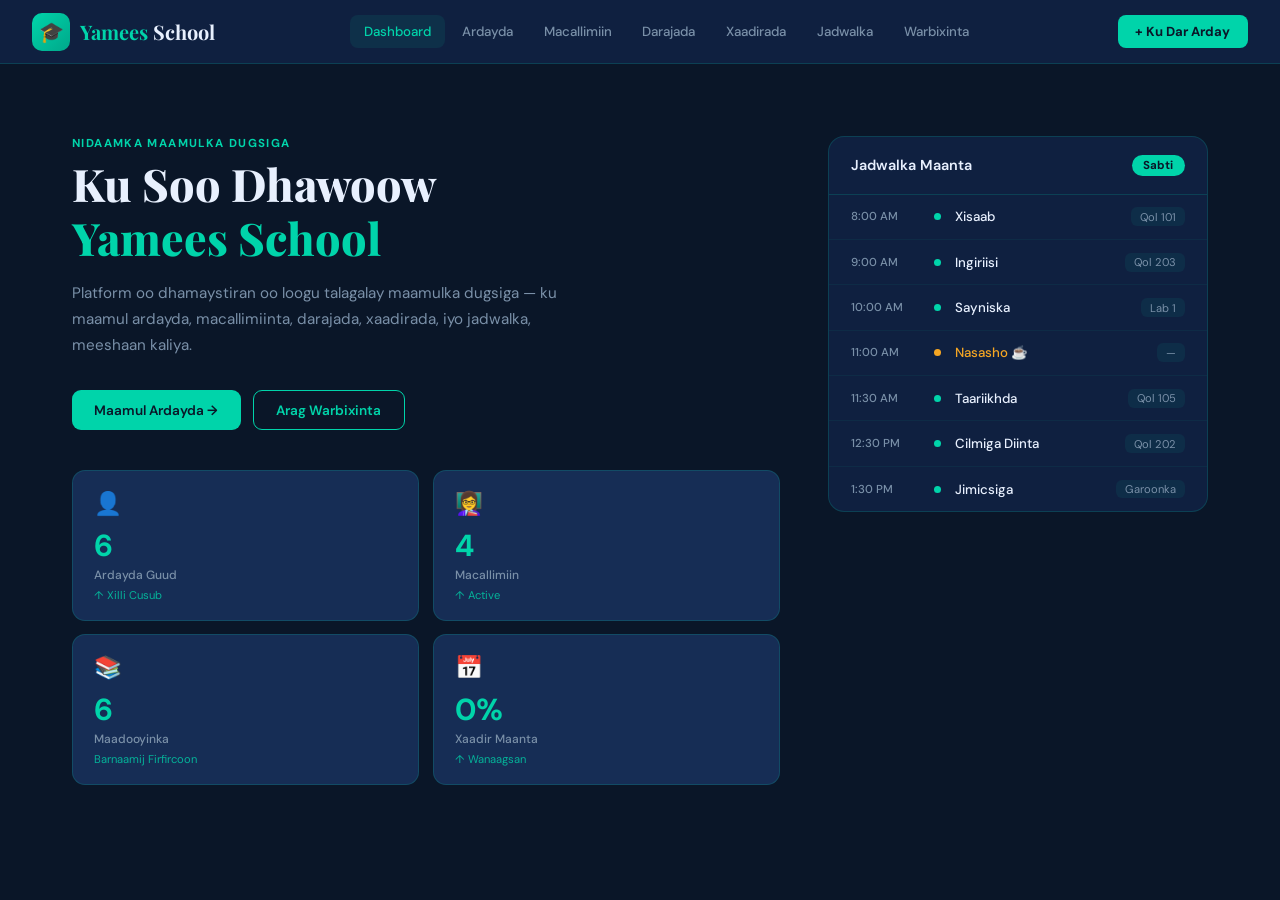
<file: index.html>
<!DOCTYPE html>
<html lang="en">
<head>
<meta charset="UTF-8"/>
<meta name="viewport" content="width=device-width, initial-scale=1.0"/>
<title>Yamees School — Management System</title>
<link href="https://fonts.googleapis.com/css2?family=DM+Sans:wght@300;400;500;600;700&family=Playfair+Display:wght@700;800&display=swap" rel="stylesheet"/>
<link rel="stylesheet" href="style.css">
</head>
<body>
<nav>
  <div class="logo" onclick="showPage('home')">
    <div class="logo-icon">🎓</div>
    <div class="logo-text"><span>Yamees</span> School</div>
  </div>
  <ul class="nav-links">
    <li><a onclick="showPage('home')" id="nav-home" class="active">Dashboard</a></li>
    <li><a onclick="showPage('students')" id="nav-students">Ardayda</a></li>
    <li><a onclick="showPage('teachers')" id="nav-teachers">Macallimiin</a></li>
    <li><a onclick="showPage('grades')" id="nav-grades">Darajada</a></li>
    <li><a onclick="showPage('attendance')" id="nav-attendance">Xaadirada</a></li>
    <li><a onclick="showPage('timetable')" id="nav-timetable">Jadwalka</a></li>
    <li><a onclick="showPage('reports')" id="nav-reports">Warbixinta</a></li>
  </ul>
  <button class="nav-btn" onclick="showPage('students');setTimeout(()=>openStudentModal(),150)">+ Ku Dar Arday</button>
</nav>

<!-- HOME -->
<div class="page active" id="page-home">
  <div class="hero">
    <div>
      <div class="sec-label">Nidaamka Maamulka Dugsiga</div>
      <h1>Ku Soo Dhawoow<br><span class="hl">Yamees School</span></h1>
      <p class="hero-sub">Platform oo dhamaystiran oo loogu talagalay maamulka dugsiga — ku maamul ardayda, macallimiinta, darajada, xaadirada, iyo jadwalka, meeshaan kaliya.</p>
      <div class="hero-btns">
        <button class="btn btn-primary" onclick="showPage('students')">Maamul Ardayda →</button>
        <button class="btn btn-outline" onclick="showPage('reports')">Arag Warbixinta</button>
      </div>
      <div class="kpi-grid">
        <div class="kpi"><div class="kpi-icon">👤</div><div class="kpi-val" id="kpi-students">0</div><div class="kpi-label">Ardayda Guud</div><div class="kpi-trend">↑ Xilli Cusub</div></div>
        <div class="kpi"><div class="kpi-icon">👩‍🏫</div><div class="kpi-val" id="kpi-teachers">0</div><div class="kpi-label">Macallimiin</div><div class="kpi-trend">↑ Active</div></div>
        <div class="kpi"><div class="kpi-icon">📚</div><div class="kpi-val">6</div><div class="kpi-label">Maadooyinka</div><div class="kpi-trend">Barnaamij Firfircoon</div></div>
        <div class="kpi"><div class="kpi-icon">📅</div><div class="kpi-val" id="kpi-att">—</div><div class="kpi-label">Xaadir Maanta</div><div class="kpi-trend">↑ Wanaagsan</div></div>
      </div>
    </div>
    <div class="sch-card">
      <div class="sch-head"><h3 style="margin:0;font-size:.9rem">Jadwalka Maanta</h3><span class="sch-badge" id="today-label">Isniin</span></div>
      <div class="sch-row"><span class="sch-time">8:00 AM</span><div class="sch-dot"></div><span class="sch-subj">Xisaab</span><span class="sch-room">Qol 101</span></div>
      <div class="sch-row"><span class="sch-time">9:00 AM</span><div class="sch-dot"></div><span class="sch-subj">Ingiriisi</span><span class="sch-room">Qol 203</span></div>
      <div class="sch-row"><span class="sch-time">10:00 AM</span><div class="sch-dot"></div><span class="sch-subj">Sayniska</span><span class="sch-room">Lab 1</span></div>
      <div class="sch-row"><span class="sch-time">11:00 AM</span><div class="sch-dot" style="background:var(--gold)"></div><span class="sch-subj" style="color:var(--gold)">Nasasho ☕</span><span class="sch-room">—</span></div>
      <div class="sch-row"><span class="sch-time">11:30 AM</span><div class="sch-dot"></div><span class="sch-subj">Taariikhda</span><span class="sch-room">Qol 105</span></div>
      <div class="sch-row"><span class="sch-time">12:30 PM</span><div class="sch-dot"></div><span class="sch-subj">Cilmiga Diinta</span><span class="sch-room">Qol 202</span></div>
      <div class="sch-row"><span class="sch-time">1:30 PM</span><div class="sch-dot"></div><span class="sch-subj">Jimicsiga</span><span class="sch-room">Garoonka</span></div>
    </div>
  </div>
</div>

<!-- STUDENTS -->
<div class="page" id="page-students">
  <div class="sec-label">Maamulka</div>
  <h2>Ardayda</h2>
  <p class="page-desc">Ku dar, wax ka beddel, raadi oo maamul ardayda dhan ee diiwaan gashan.</p>
  <div class="toolbar">
    <div class="search-box"><span>🔍</span><input type="text" id="stu-search" placeholder="Raadi magac ama ID..." oninput="renderStudents()"></div>
    <select class="filter" id="stu-filter" onchange="renderStudents()">
      <option value="">Fasalka Dhan</option>
      <option>Grade 9</option><option>Grade 10</option><option>Grade 11</option><option>Grade 12</option>
    </select>
    <button class="btn btn-primary btn-sm" onclick="openStudentModal()">+ Ku Dar Arday</button>
  </div>
  <div class="tbl-wrap">
    <table><thead><tr><th>Arday</th><th>Fasalka</th><th>Jinsiga</th><th>Da'da</th><th>Telefoon</th><th>Xaaladda</th><th>Ficilada</th></tr></thead>
    <tbody id="stu-body"></tbody></table>
  </div>
</div>

<!-- TEACHERS -->
<div class="page" id="page-teachers">
  <div class="sec-label">Shaqaalaha</div>
  <h2>Macallimiin</h2>
  <p class="page-desc">Ku maamul macallimiin, maadooyinkooda iyo xogtoodda xiriirka.</p>
  <div class="toolbar">
    <div class="search-box"><span>🔍</span><input type="text" id="tch-search" placeholder="Raadi macallin..." oninput="renderTeachers()"></div>
    <button class="btn btn-primary btn-sm" onclick="openTeacherModal()">+ Ku Dar Macallin</button>
  </div>
  <div class="teachers-grid" id="tch-grid"></div>
</div>

<!-- GRADES -->
<div class="page" id="page-grades">
  <div class="sec-label">Diiwaanka Waxbarashada</div>
  <h2>Darajada & Natiijada</h2>
  <p class="page-desc">Geli oo la socod natiijada ardayda maadooyinkasta.</p>
  <div class="grades-layout">
    <div class="card">
      <h3>📝 Gelinta Dhibcaha</h3>
      <div style="margin-bottom:1rem"><label class="lbl">Dooro Arday</label><select class="inp" id="grade-student" onchange="renderGradeTable()"></select></div>
      <div class="tbl-wrap"><table class="grade-table"><thead><tr><th>Maadada</th><th>Dhibco /100</th><th>Darajada</th></tr></thead><tbody id="grade-body"></tbody></table></div>
      <button class="btn btn-success" style="margin-top:1rem;width:100%" onclick="saveGrades()">💾 Kaydi Dhibcaha</button>
    </div>
    <div class="card">
      <h3>📊 Natiijadii La Keydiay</h3>
      <div style="margin-bottom:1rem"><label class="lbl">Dooro Arday</label><select class="inp" id="result-student" onchange="renderResultTable()"></select></div>
      <div class="tbl-wrap"><table><thead><tr><th>Maadada</th><th>Dhibco</th><th>Darajada</th></tr></thead><tbody id="result-body"></tbody></table></div>
    </div>
  </div>
</div>

<!-- ATTENDANCE -->
<div class="page" id="page-attendance">
  <div class="sec-label">Xaadirada</div>
  <h2>Xaadir Maanta</h2>
  <p class="page-desc">Ku calaamadee xaadir, maqnaanshaha ama daahsanaanta ardayda maanta.</p>
  <div class="toolbar">
    <select class="filter" id="att-filter" onchange="renderAttendance()">
      <option value="">Fasalka Dhan</option>
      <option>Grade 9</option><option>Grade 10</option><option>Grade 11</option><option>Grade 12</option>
    </select>
    <button class="btn btn-success btn-sm" onclick="saveAttendance()">💾 Kaydi Xaadirada</button>
  </div>
  <div class="att-grid" id="att-grid"></div>
</div>

<!-- TIMETABLE -->
<div class="page" id="page-timetable">
  <div class="sec-label">Jadwalka</div>
  <h2>Jadwalka Usbuuca</h2>
  <p class="page-desc">Jadwalka fadhiga fasalada usbuuca oo dhan.</p>
  <div class="card" style="overflow-x:auto"><table class="tt-table" id="tt-table"></table></div>
</div>

<!-- REPORTS -->
<div class="page" id="page-reports">
  <div class="sec-label">Falanqaynta & Warbixinta</div>
  <h2>Warbixinta Dugsiga</h2>
  <p class="page-desc">Muuqaalka guud ee waxbarashada iyo xogta dugsiga.</p>
  <div class="reports-grid">
    <div class="report-card"><h3>📊 Celceliska Dhibcaha Maadooyinka</h3><div class="bar-chart-wrap" id="rpt-bars"></div></div>
    <div class="report-card"><h3>🏅 Qaybsanaanta Darajooyinka</h3><div class="donut-wrap"><svg id="donut-svg" width="110" height="110" viewBox="0 0 110 110"></svg><div class="donut-legend" id="donut-legend"></div></div></div>
    <div class="report-card"><h3>📅 Xaadirada Fasalka</h3><div id="rpt-att" style="margin-top:.5rem"></div></div>
    <div class="report-card"><h3>⚡ Xog Degdeg</h3><div id="rpt-quick"></div></div>
  </div>
  <div style="margin-top:1.5rem;display:flex;gap:.75rem;flex-wrap:wrap">
    <button class="btn btn-primary" onclick="exportReport()">📥 Soo Deji Warbixinta (JSON)</button>
    <button class="btn btn-outline" onclick="window.print()">🖨️ Daabac</button>
  </div>
</div>

<!-- MODAL: STUDENT -->
<div class="modal-overlay" id="modal-student">
  <div class="modal-box">
    <div class="modal-header">
      <span class="modal-title" id="modal-stu-title">Ku Dar Arday Cusub</span>
      <button class="modal-close" onclick="closeModal('modal-student')">✕</button>
    </div>
    <div class="form-grid">
      <div><label class="lbl">Magaca Buuxa *</label><input class="inp" id="sf-name" placeholder="Faadumo Xasan"></div>
      <div><label class="lbl">ID Ardayga *</label><input class="inp" id="sf-id" placeholder="YS-2025-001"></div>
      <div><label class="lbl">Fasalka</label><select class="inp" id="sf-grade"><option>Grade 9</option><option>Grade 10</option><option>Grade 11</option><option>Grade 12</option></select></div>
      <div><label class="lbl">Jinsiga</label><select class="inp" id="sf-gender"><option>Wiil</option><option>Gabar</option></select></div>
      <div><label class="lbl">Da'da</label><input class="inp" type="number" id="sf-age" placeholder="15" min="10" max="22"></div>
      <div><label class="lbl">Telefoonka Waalida</label><input class="inp" id="sf-phone" placeholder="+252..."></div>
    </div>
    <div class="form-actions">
      <button class="btn btn-outline btn-sm" onclick="closeModal('modal-student')">Jooji</button>
      <button class="btn btn-primary btn-sm" onclick="saveStudent()">Kaydi Arday</button>
    </div>
  </div>
</div>

<!-- MODAL: TEACHER -->
<div class="modal-overlay" id="modal-teacher">
  <div class="modal-box">
    <div class="modal-header">
      <span class="modal-title" id="modal-tch-title">Ku Dar Macallin Cusub</span>
      <button class="modal-close" onclick="closeModal('modal-teacher')">✕</button>
    </div>
    <div class="form-grid">
      <div><label class="lbl">Magaca Buuxa *</label><input class="inp" id="tf-name" placeholder="Axmed Cali"></div>
      <div><label class="lbl">Maadada *</label><select class="inp" id="tf-subject"><option>Xisaab</option><option>Ingiriisi</option><option>Sayniska</option><option>Taariikhda</option><option>Cilmiga Diinta</option><option>Jimicsiga</option><option>ICT</option></select></div>
      <div><label class="lbl">Khibradda</label><input class="inp" id="tf-exp" placeholder="5 sano"></div>
      <div><label class="lbl">Telefoon</label><input class="inp" id="tf-phone" placeholder="+252..."></div>
      <div><label class="lbl">Shahaadada</label><select class="inp" id="tf-qual"><option>B.Ed</option><option>M.Ed</option><option>PhD</option><option>Diploma</option></select></div>
      <div><label class="lbl">Email</label><input class="inp" id="tf-email" placeholder="macallin@yamees.edu"></div>
    </div>
    <div class="form-actions">
      <button class="btn btn-outline btn-sm" onclick="closeModal('modal-teacher')">Jooji</button>
      <button class="btn btn-primary btn-sm" onclick="saveTeacher()">Kaydi Macallin</button>
    </div>
  </div>
</div>

<div id="toast">✅ <span id="toast-msg"></span></div>

<script src="main.js"></script>
</file>
<file: style.css>
*{margin:0;padding:0;box-sizing:border-box}
:root{
  --navy:#0a1628;--navy2:#0f2040;--navy3:#162d55;
  --accent:#00d4aa;--accent2:#00b894;
  --gold:#f5a623;
  --text:#e8f0fe;--muted:#7a90a8;
  --card:#0f2040;--border:rgba(0,212,170,0.18);
  --red:#ff6b6b;--yellow:#f5a623;--green:#00d4aa;
}
body{background:var(--navy);color:var(--text);font-family:'DM Sans',sans-serif;min-height:100vh}

nav{background:var(--navy2);border-bottom:1px solid var(--border);padding:0 2rem;display:flex;align-items:center;justify-content:space-between;height:64px;position:sticky;top:0;z-index:200}

.logo{display:flex;align-items:center;gap:10px;text-decoration:none;cursor:pointer}
.logo-icon{width:38px;height:38px;background:linear-gradient(135deg,var(--accent),#00a88a);border-radius:10px;display:flex;align-items:center;justify-content:center;font-size:20px}
.logo-text{font-family:'Playfair Display',serif;font-size:1.25rem;color:var(--text);font-weight:700}
.logo-text span{color:var(--accent)}
.nav-links{display:flex;list-style:none;gap:2px}
.nav-links a{display:block;padding:.5rem .9rem;color:var(--muted);text-decoration:none;font-size:.83rem;font-weight:500;border-radius:8px;transition:all .2s;cursor:pointer}
.nav-links a:hover,.nav-links a.active{color:var(--accent);background:rgba(0,212,170,.09)}
.nav-right{display:flex;align-items:center;gap:.75rem}
.nav-btn{background:var(--accent);color:var(--navy);border:none;padding:.5rem 1.1rem;border-radius:8px;font-weight:700;font-size:.82rem;cursor:pointer;transition:all .2s;font-family:'DM Sans',sans-serif}
.nav-btn:hover{background:var(--accent2);transform:translateY(-1px)}
.page{display:none;padding:2rem;max-width:1200px;margin:0 auto;animation:fadeIn .3s ease}
.page.active{display:block}


@keyframes fadeIn{from{opacity:0;transform:translateY(8px)}to{opacity:1;transform:translateY(0)}}
h1{font-family:'Playfair Display',serif;font-size:2.8rem;font-weight:800;line-height:1.2;margin-bottom:1rem}
h1 .hl{color:var(--accent)}
h2{font-family:'Playfair Display',serif;font-size:1.9rem;font-weight:700;margin-bottom:.4rem}
h3{font-size:1rem;font-weight:600;margin-bottom:.75rem;color:var(--text)}
.sec-label{font-size:.72rem;font-weight:700;color:var(--accent);letter-spacing:.12em;text-transform:uppercase;margin-bottom:.4rem}


.page-desc{color:var(--muted);font-size:.9rem;margin-bottom:1.75rem;line-height:1.6}
.btn{padding:.65rem 1.4rem;border-radius:9px;font-weight:600;font-size:.85rem;cursor:pointer;border:none;transition:all .2s;display:inline-flex;align-items:center;gap:.4rem;font-family:'DM Sans',sans-serif}
.btn-primary{background:var(--accent);color:var(--navy)}
.btn-primary:hover{background:var(--accent2);transform:translateY(-1px)}
.btn-outline{background:transparent;color:var(--accent);border:1px solid var(--accent)}
.btn-outline:hover{background:rgba(0,212,170,.1)}

.btn-sm{padding:.4rem .9rem;font-size:.78rem}
.btn-danger{background:rgba(255,107,107,.12);color:var(--red);border:1px solid rgba(255,107,107,.25)}
.btn-danger:hover{background:rgba(255,107,107,.22)}
.btn-success{background:rgba(0,212,170,.12);color:var(--accent);border:1px solid rgba(0,212,170,.25)}
.btn-success:hover{background:rgba(0,212,170,.22)}
.btn-gold{background:rgba(245,166,35,.12);color:var(--gold);border:1px solid rgba(245,166,35,.25)}
.btn-gold:hover{background:rgba(245,166,35,.22)}
.card{background:var(--card);border:1px solid var(--border);border-radius:16px;padding:1.5rem}
.hero{display:grid;grid-template-columns:1fr 380px;gap:3rem;align-items:start;padding:2.5rem 0}

.hero-sub{color:var(--muted);font-size:.95rem;line-height:1.7;margin-bottom:2rem;max-width:500px}
.hero-btns{display:flex;gap:.75rem;flex-wrap:wrap;margin-bottom:2.5rem}
.kpi-grid{display:grid;grid-template-columns:repeat(2,1fr);gap:.85rem}
.kpi{background:var(--navy3);border:1px solid var(--border);border-radius:13px;padding:1.1rem 1.3rem}
.kpi-icon{font-size:1.4rem;margin-bottom:.5rem}
.kpi-val{font-size:1.9rem;font-weight:700;color:var(--accent)}
.kpi-label{font-size:.75rem;color:var(--muted);font-weight:500;margin-top:.15rem}
.kpi-trend{font-size:.7rem;color:var(--accent);margin-top:.3rem;opacity:.8}
.sch-card{background:var(--card);border:1px solid var(--border);border-radius:16px;overflow:hidden}
.sch-head{padding:1.1rem 1.4rem;border-bottom:1px solid var(--border);display:flex;align-items:center;justify-content:space-between}
.sch-badge{background:var(--accent);color:var(--navy);padding:.2rem .7rem;border-radius:20px;font-size:.72rem;font-weight:700}
.sch-row{display:flex;align-items:center;gap:.9rem;padding:.8rem 1.4rem;border-bottom:1px solid rgba(0,212,170,.06)}
.sch-row:last-child{border:none}
.sch-time{font-size:.72rem;color:var(--muted);min-width:68px;font-weight:500}
.sch-dot{width:7px;height:7px;border-radius:50%;background:var(--accent);flex-shrink:0}
.sch-subj{font-size:.83rem;font-weight:500;flex:1}
.sch-room{font-size:.7rem;color:var(--muted);background:rgba(0,212,170,.07);padding:.15rem .55rem;border-radius:6px}
.toolbar{display:flex;align-items:center;gap:.65rem;margin-bottom:1.4rem;flex-wrap:wrap}
.search-box{display:flex;align-items:center;gap:.5rem;background:var(--navy3);border:1px solid var(--border);border-radius:10px;padding:.5rem 1rem;flex:1;max-width:320px}
.search-box input{background:transparent;border:none;outline:none;color:var(--text);font-size:.83rem;width:100%;font-family:'DM Sans',sans-serif}
.search-box input::placeholder{color:var(--muted)}
select.filter{background:var(--navy3);border:1px solid var(--border);border-radius:10px;padding:.5rem .8rem;color:var(--text);font-size:.8rem;outline:none;font-family:'DM Sans',sans-serif;cursor:pointer}
select.filter option{background:var(--navy2)}
.tbl-wrap{background:var(--card);border:1px solid var(--border);border-radius:14px;overflow:hidden;overflow-x:auto}
table{width:100%;border-collapse:collapse;min-width:560px}
th{padding:.85rem 1.1rem;text-align:left;font-size:.72rem;font-weight:600;color:var(--muted);text-transform:uppercase;letter-spacing:.07em;background:rgba(0,212,170,.04);border-bottom:1px solid var(--border)}
td{padding:.85rem 1.1rem;font-size:.85rem;border-bottom:1px solid rgba(0,212,170,.06);vertical-align:middle}
tr:last-child td{border:none}
tr:hover td{background:rgba(0,212,170,.03)}
.badge{display:inline-block;padding:.2rem .65rem;border-radius:20px;font-size:.72rem;font-weight:600}
.badge-pass{background:rgba(0,212,170,.15);color:var(--accent)}
.badge-fail{background:rgba(255,107,107,.15);color:var(--red)}
.badge-late{background:rgba(245,166,35,.15);color:var(--gold)}
.avatar{width:32px;height:32px;border-radius:50%;display:inline-flex;align-items:center;justify-content:center;font-size:.78rem;font-weight:700;color:var(--navy);background:var(--accent);flex-shrink:0}
.student-cell{display:flex;align-items:center;gap:.65rem}
.teachers-grid{display:grid;grid-template-columns:repeat(auto-fill,minmax(260px,1fr));gap:1.1rem}
.teacher-card{background:var(--card);border:1px solid var(--border);border-radius:14px;padding:1.3rem;transition:border-color .2s}
.teacher-card:hover{border-color:rgba(0,212,170,.4)}
.tch-top{display:flex;align-items:center;gap:.9rem;margin-bottom:1rem}
.tch-avatar{width:48px;height:48px;border-radius:50%;display:flex;align-items:center;justify-content:center;font-size:1.1rem;font-weight:700;color:var(--navy);background:linear-gradient(135deg,var(--accent),#00a88a);flex-shrink:0}
.tch-name{font-weight:600;font-size:.95rem}
.tch-subj{font-size:.78rem;color:var(--accent);font-weight:500}
.tch-info{display:flex;flex-direction:column;gap:.35rem}
.tch-row{display:flex;align-items:center;gap:.5rem;font-size:.78rem;color:var(--muted)}
.tch-row span{color:var(--text)}
.tch-actions{display:flex;gap:.5rem;margin-top:1rem}
.grades-layout{display:grid;grid-template-columns:1fr 1fr;gap:1.5rem}
.lbl{font-size:.78rem;color:var(--muted);font-weight:500;margin-bottom:.4rem;display:block}
.inp{background:var(--navy3);border:1px solid var(--border);border-radius:9px;padding:.55rem .9rem;color:var(--text);font-size:.85rem;width:100%;outline:none;font-family:'DM Sans',sans-serif;transition:border-color .2s}
.inp:focus{border-color:var(--accent)}
.inp option{background:var(--navy2)}
.grade-table th,.grade-table td{padding:.65rem .8rem;font-size:.82rem}
.grade-table input{width:70px;background:var(--navy);border:1px solid var(--border);border-radius:7px;padding:.35rem .5rem;color:var(--text);font-size:.82rem;text-align:center;outline:none;font-family:'DM Sans',sans-serif}
.grade-table input:focus{border-color:var(--accent)}
.grade-letter{font-weight:700;font-size:.85rem}
.att-grid{display:grid;grid-template-columns:repeat(auto-fill,minmax(175px,1fr));gap:.85rem;margin-top:1rem}
.att-card{background:var(--card);border:1px solid var(--border);border-radius:12px;padding:1rem;text-align:center}
.att-name{font-size:.85rem;font-weight:600;margin-bottom:.3rem}
.att-grade-lbl{font-size:.72rem;color:var(--muted);margin-bottom:.75rem}
.att-status-btns{display:flex;gap:.3rem;justify-content:center;flex-wrap:wrap}
.att-btn{padding:.25rem .5rem;border-radius:7px;font-size:.68rem;font-weight:600;cursor:pointer;border:none;transition:all .2s;font-family:'DM Sans',sans-serif}
.att-btn-p{background:rgba(0,212,170,.15);color:var(--accent)}
.att-btn-p.sel{background:var(--accent);color:var(--navy)}
.att-btn-a{background:rgba(255,107,107,.12);color:var(--red)}
.att-btn-a.sel{background:var(--red);color:#fff}
.att-btn-l{background:rgba(245,166,35,.12);color:var(--gold)}
.att-btn-l.sel{background:var(--gold);color:var(--navy)}
.tt-table{width:100%;border-collapse:collapse}
.tt-table th{padding:.7rem .9rem;font-size:.75rem;font-weight:600;color:var(--muted);text-transform:uppercase;letter-spacing:.06em;background:rgba(0,212,170,.05);border:1px solid var(--border)}
.tt-table td{padding:.7rem .9rem;font-size:.8rem;border:1px solid var(--border);text-align:center}
.tt-cell{background:rgba(0,212,170,.08);border-radius:8px;padding:.3rem .5rem;color:var(--accent);font-weight:500;display:inline-block}
.tt-break{background:rgba(245,166,35,.08);border-radius:8px;padding:.3rem .5rem;color:var(--gold);font-weight:500;display:inline-block}
.reports-grid{display:grid;grid-template-columns:1fr 1fr;gap:1.2rem}
.report-card{background:var(--card);border:1px solid var(--border);border-radius:14px;padding:1.5rem}
.bar-chart-wrap{margin-top:.5rem}
.bar-row{display:flex;align-items:center;gap:.75rem;margin-bottom:.65rem}
.bar-subject{font-size:.75rem;color:var(--muted);min-width:95px;text-align:right}
.bar-bg{flex:1;background:rgba(255,255,255,.07);border-radius:20px;height:9px;overflow:hidden}
.bar-fill{height:100%;border-radius:20px;background:linear-gradient(90deg,var(--accent),#00a88a);transition:width .8s ease}
.bar-val{font-size:.73rem;color:var(--accent);font-weight:600;min-width:32px}
.quick-stat{display:flex;align-items:center;justify-content:space-between;padding:.7rem 0;border-bottom:1px solid rgba(0,212,170,.08)}
.quick-stat:last-child{border:none}
.qs-label{font-size:.82rem;color:var(--muted)}
.qs-val{font-size:.9rem;font-weight:700;color:var(--accent)}
.donut-wrap{display:flex;align-items:center;gap:1.5rem;margin-top:.5rem}
.donut-legend{display:flex;flex-direction:column;gap:.5rem}
.legend-item{display:flex;align-items:center;gap:.5rem;font-size:.78rem}
.legend-dot{width:10px;height:10px;border-radius:50%;flex-shrink:0}
.att-bar-wrap{margin-bottom:.85rem}
.att-bar-top{display:flex;justify-content:space-between;margin-bottom:.3rem;font-size:.78rem}
.att-bar-label{color:var(--muted)}
.att-bar-pct{color:var(--accent);font-weight:600}
.att-bar-bg{background:rgba(255,255,255,.07);border-radius:20px;height:7px;overflow:hidden}
.att-bar-fill{height:100%;border-radius:20px;background:linear-gradient(90deg,var(--accent),#00a88a);transition:width .6s ease}
.modal-overlay{position:fixed;inset:0;background:rgba(5,12,25,.8);display:flex;align-items:center;justify-content:center;z-index:500;opacity:0;pointer-events:none;transition:opacity .25s;backdrop-filter:blur(4px)}
.modal-overlay.open{opacity:1;pointer-events:all}
.modal-box{background:var(--navy2);border:1px solid var(--border);border-radius:18px;padding:2rem;width:min(520px,92vw);max-height:90vh;overflow-y:auto;transform:translateY(20px);transition:transform .25s}
.modal-overlay.open .modal-box{transform:translateY(0)}
.modal-header{display:flex;align-items:center;justify-content:space-between;margin-bottom:1.5rem}
.modal-title{font-size:1.1rem;font-weight:700;font-family:'Playfair Display',serif}
.modal-close{background:rgba(255,255,255,.07);border:none;color:var(--muted);width:30px;height:30px;border-radius:8px;font-size:1rem;cursor:pointer;display:flex;align-items:center;justify-content:center;transition:all .2s}
.modal-close:hover{background:rgba(255,107,107,.2);color:var(--red)}
.form-grid{display:grid;grid-template-columns:1fr 1fr;gap:1rem}
.form-actions{display:flex;gap:.75rem;justify-content:flex-end;margin-top:1.5rem}
#toast{position:fixed;bottom:2rem;right:2rem;background:var(--navy2);border:1px solid var(--accent);border-radius:12px;padding:.8rem 1.4rem;font-size:.85rem;font-weight:500;z-index:999;transform:translateY(100px);opacity:0;transition:all .3s;pointer-events:none;color:var(--text)}
#toast.show{transform:translateY(0);opacity:1}
@media(max-width:900px){.hero{grid-template-columns:1fr}.grades-layout,.reports-grid{grid-template-columns:1fr}}
@media(max-width:640px){nav{padding:0 1rem}.nav-links{display:none}.page{padding:1rem}h1{font-size:2rem}.kpi-grid{grid-template-columns:repeat(2,1fr)}}
</file>
